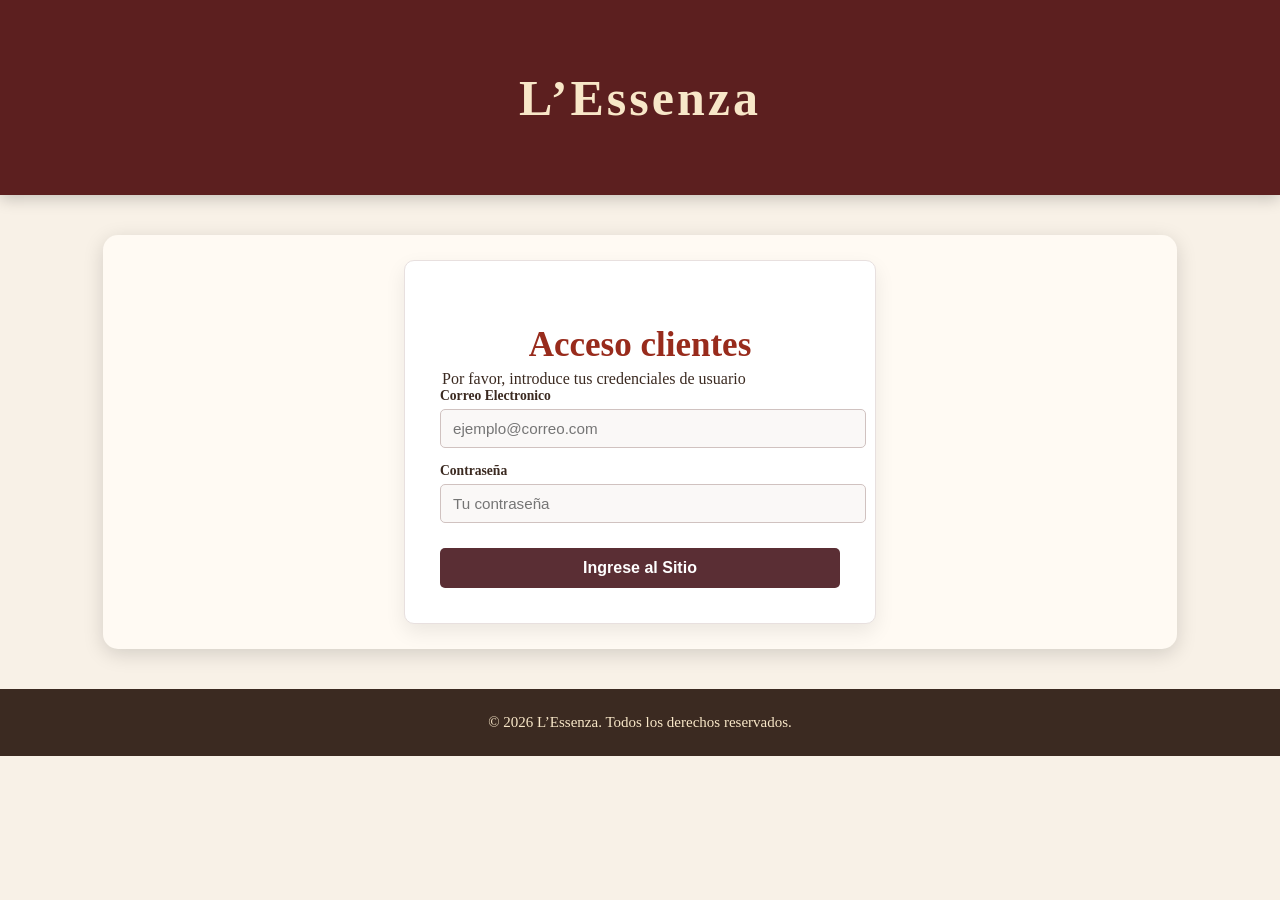
<file: index.html>
<!DOCTYPE html>
<html>
    <head>
        <meta charset="UTF-8">
        <link rel="stylesheet" href="estilos.css">
        <title>L’Essenza</title>
    </head>
      <body>
        <header>
           <H1>L’Essenza</H1>
        </header>
        <main class=" hero-login">
            <section class="tarjeta-login animar-entrada"> <!--Bloque de login-->
                <h2 style="margin-bottom: 5px; text-align: center;">Acceso clientes</h2>
                <form action="inicio.html" method="get">
                    <fieldset>
                    <legend> Por favor, introduce tus credenciales de usuario</legend>
                   
                    <div class="campo">
                        <label for="correo">Correo Electronico</label>
                        <input type="email" id="correo" name="correo" required placeholder="ejemplo@correo.com">
                    </div>
                   
                     <div class="campo">
                        <label for="password">Contraseña</label>
                        <input type="password" id="password" name="password" required placeholder="Tu contraseña">
                    </div>
                       
                    <button type="submit" class="boton-enviar">Ingrese al Sitio</button>
                    </fieldset>
                </form>
            </section>
        </main>
        <footer>
            <p>&copy; 2026 L’Essenza. Todos los derechos reservados.</p>
        </footer>








    </body>
</html>
</file>
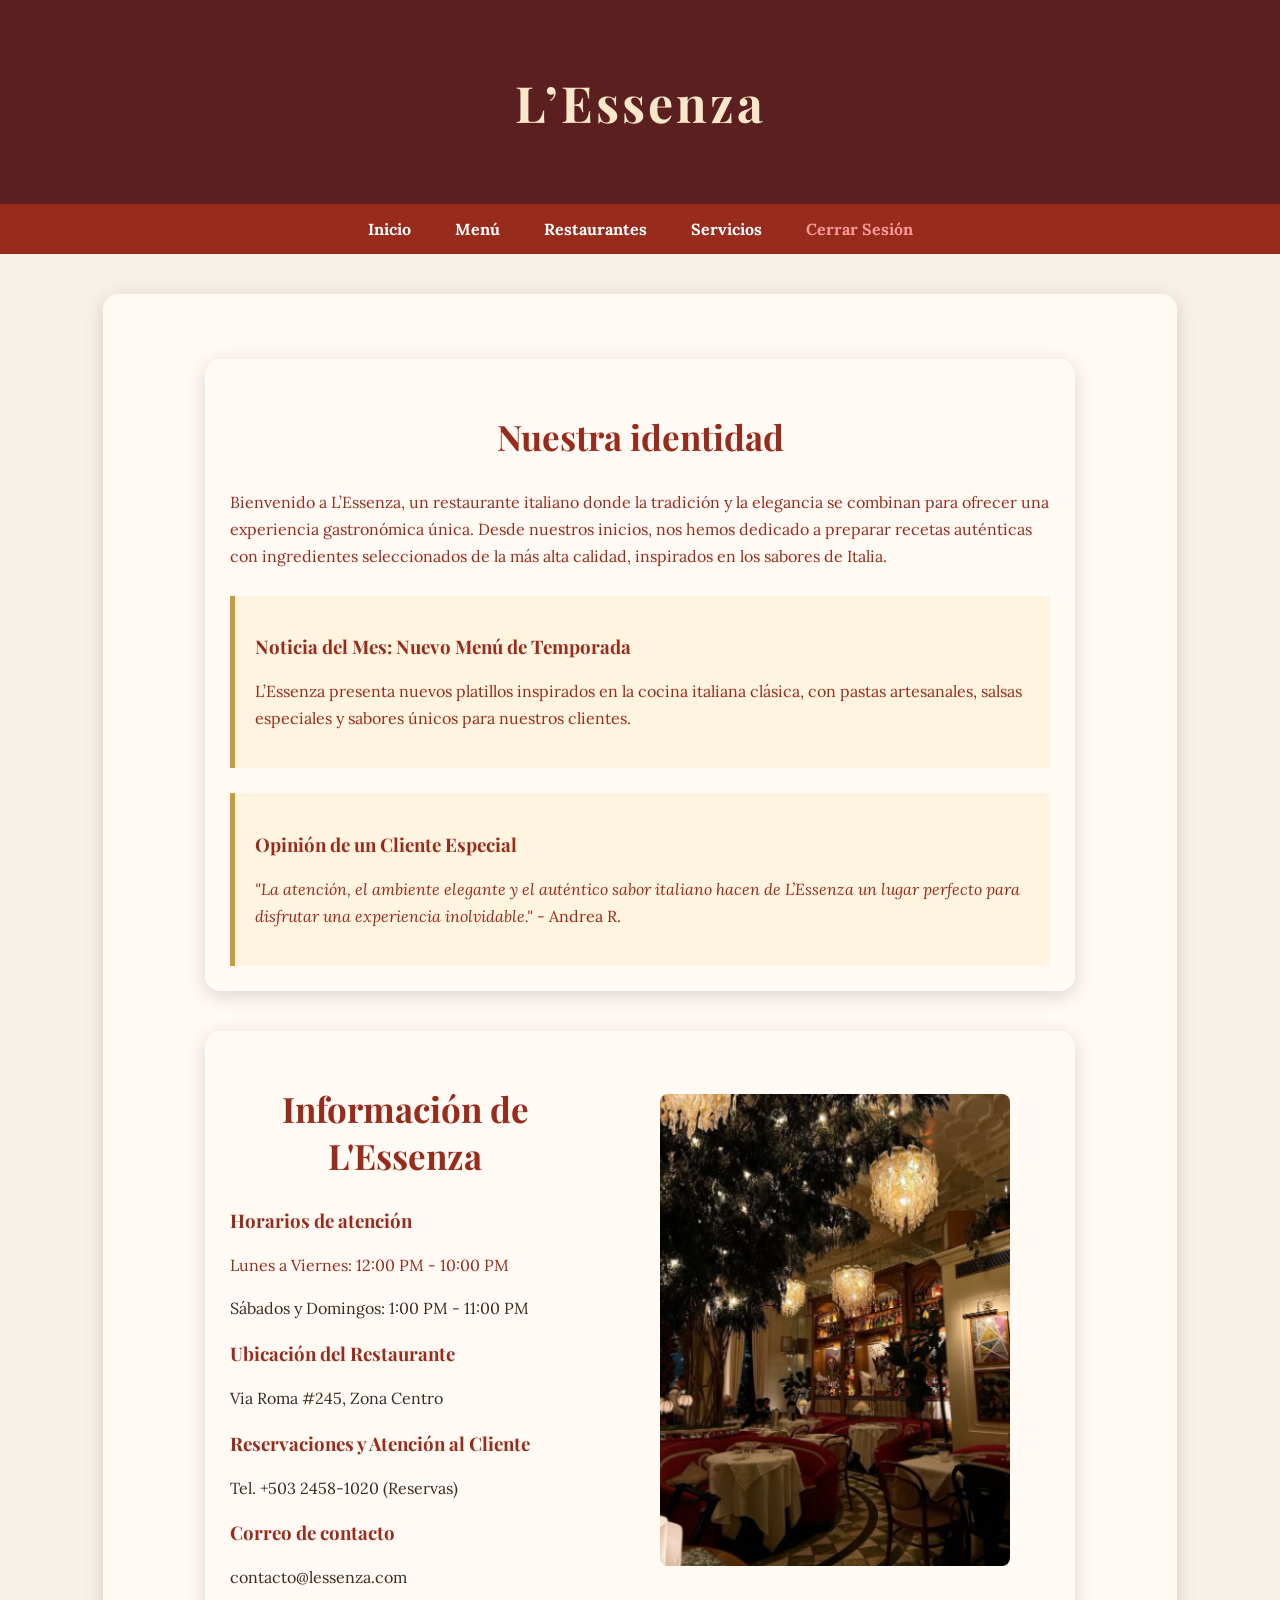
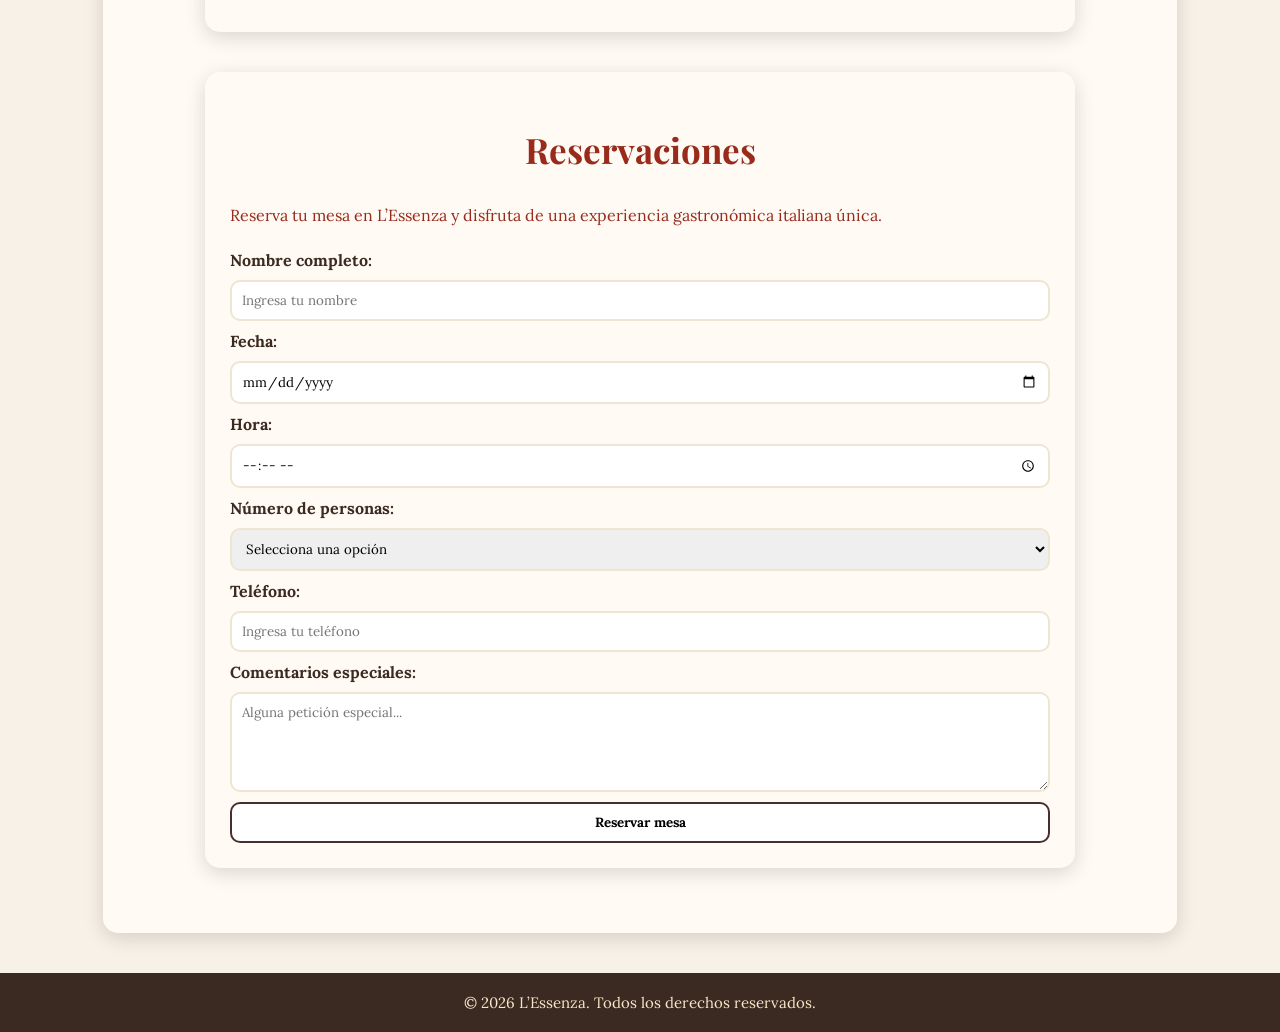
<file: inicio.html>
<!DOCTYPE html>
<html lang="es">
<head>
    <meta charset="UTF-8">
    <title>L’Essenza</title>
    <link rel="stylesheet" href="estilos.css">
    <link href="https://fonts.googleapis.com/css2?family=Lora:wght@400;700&family=Playfair+Display:wght@600;700&display=swap" rel="stylesheet">
</head>

<body>
    <header>
        <h1>L’Essenza</h1>
    </header>

    <nav>
        <a href="inicio.html">Inicio</a>
        <a href="menu.html">Menú</a>
        <a href="restaurantes.html">Restaurantes</a>
        <a href="servicios.html">Servicios</a>
        <a href="index.html" style="color: #ff9999;">Cerrar Sesión</a>
    </nav>

    <main>
        <section>
            <h2>Nuestra identidad</h2>
            <p>
                Bienvenido a L’Essenza, un restaurante italiano donde la tradición y la elegancia
                se combinan para ofrecer una experiencia gastronómica única. Desde nuestros inicios,
                nos hemos dedicado a preparar recetas auténticas con ingredientes seleccionados de
                la más alta calidad, inspirados en los sabores de Italia.
            </p>

            <article>
                <h3>Noticia del Mes: Nuevo Menú de Temporada</h3>
                <p>
                    L’Essenza presenta nuevos platillos inspirados en la cocina italiana clásica,
                    con pastas artesanales, salsas especiales y sabores únicos para nuestros clientes.
                </p>
            </article>

            <article>
                <h3>Opinión de un Cliente Especial</h3>
                <p>
                    <em>
                        "La atención, el ambiente elegante y el auténtico sabor italiano hacen de
                        L’Essenza un lugar perfecto para disfrutar una experiencia inolvidable."
                    </em>
                    - Andrea R.
                </p>
            </article>
        </section>

        <section class="contenedor-flex">
            <div class="texto-informacion">
                <h2>Información de L'Essenza</h2>
                <h3>Horarios de atención</h3>
                <p>Lunes a Viernes: 12:00 PM - 10:00 PM</p>
                <p>Sábados y Domingos: 1:00 PM - 11:00 PM</p>

                <h3>Ubicación del Restaurante</h3>
                <p>Via Roma #245, Zona Centro</p>

                <h3>Reservaciones y Atención al Cliente</h3>
                <p>Tel. +503 2458-1020 (Reservas)</p>

                <h3>Correo de contacto</h3>
                <p>contacto@lessenza.com</p>
            </div>

            <figure class="imagen-informacion">
                <img src="inicioimg.png" alt="Restaurante L'Essenza">
            </figure>
        </section>

        <section class="contenedor-flex">
            <div class="texto-informacion">
                <h2>Reservaciones</h2>
                <p>
                    Reserva tu mesa en L’Essenza y disfruta de una experiencia
                    gastronómica italiana única.
                </p>

                <form class="formulario-reserva" action="reservación.html">
                    <label for="nombre">Nombre completo:</label>
                    <input type="text" id="nombre" name="nombre" placeholder="Ingresa tu nombre" required>

                    <label for="fecha">Fecha:</label>
                    <input type="date" id="fecha" name="fecha" required>

                    <label for="hora">Hora:</label>
                    <input type="time" id="hora" name="hora" required>

                    <label for="personas">Número de personas:</label>
                    <select id="personas" name="personas" required>
                        <option value="">Selecciona una opción</option>
                        <option value="1">1 persona</option>
                        <option value="2">2 personas</option>
                        <option value="3">3 personas</option>
                        <option value="4">4 personas</option>
                        <option value="5">5 personas</option>
                        <option value="6">6 personas</option>
                        <option value="7">7 personas</option>
                        <option value="8">8 personas</option>
                    </select>

                    <label for="telefono">Teléfono:</label>
                    <input type="tel" id="telefono" name="telefono" placeholder="Ingresa tu teléfono" required>

                    <label for="comentarios">Comentarios especiales:</label>
                    <textarea id="comentarios" name="comentarios" placeholder="Alguna petición especial..."></textarea>

                    <button type="submit">Reservar mesa</button>
                </form>
            </div>
        </section>
    </main>

    <footer style="font-family: 'Lora', serif; text-align: center; padding: 20px;">
        <p>&copy; 2026 L’Essenza. Todos los derechos reservados.</p>
    </footer>
</body>
</html>
</file>
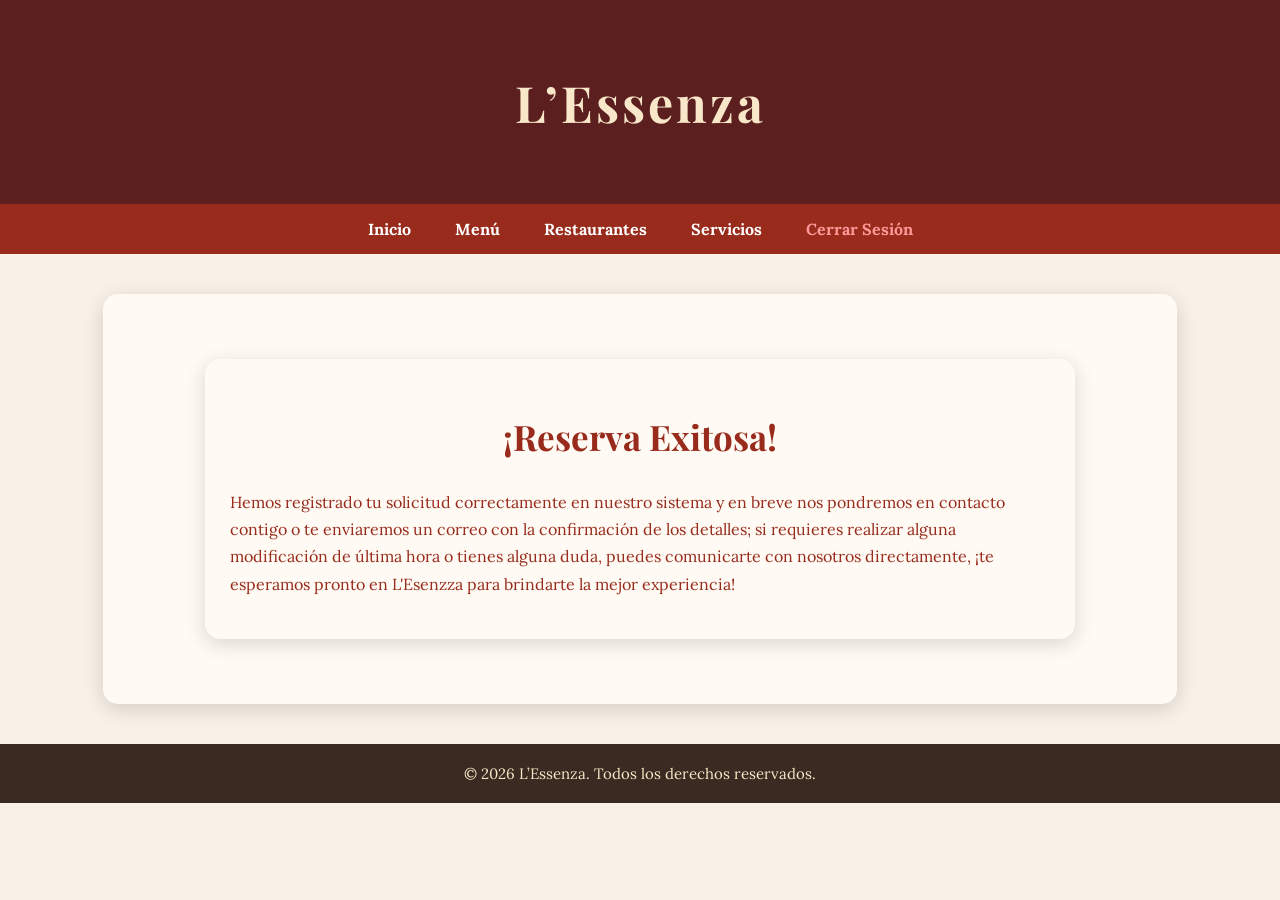
<file: reservación.html>
<!DOCTYPE html>
<html lang="es">
<head>
    <meta charset="UTF-8">
    <title>L’Essenza</title>
    <link rel="stylesheet" href="estilos.css">
    <link href="https://fonts.googleapis.com/css2?family=Lora:wght@400;700&family=Playfair+Display:wght@600;700&display=swap" rel="stylesheet">
</head>

<body>
    <header>
        <h1>L’Essenza</h1>
    </header>

    <nav>
        <a href="inicio.html">Inicio</a>
        <a href="menu.html">Menú</a>
        <a href="restaurantes.html">Restaurantes</a>
        <a href="servicios.html">Servicios</a>
        <a href="index.html" style="color: #ff9999;">Cerrar Sesión</a>
    </nav>

    <main>
        <section>
            <h2>​¡Reserva Exitosa!
</h2>
            <p>
               ​Hemos registrado tu solicitud correctamente en nuestro sistema y en breve nos pondremos en contacto contigo o te enviaremos un correo con la confirmación de los detalles; si requieres realizar alguna modificación de última hora o tienes alguna duda, puedes comunicarte con nosotros directamente, ¡te esperamos pronto en L'Esenzza para brindarte la mejor experiencia!
            </p></section>
        </main>
       
          

    <footer style="font-family: 'Lora', serif; text-align: center; padding: 20px;">
        <p>&copy; 2026 L’Essenza. Todos los derechos reservados.</p>
    </footer>
</body>
</html>
</file>
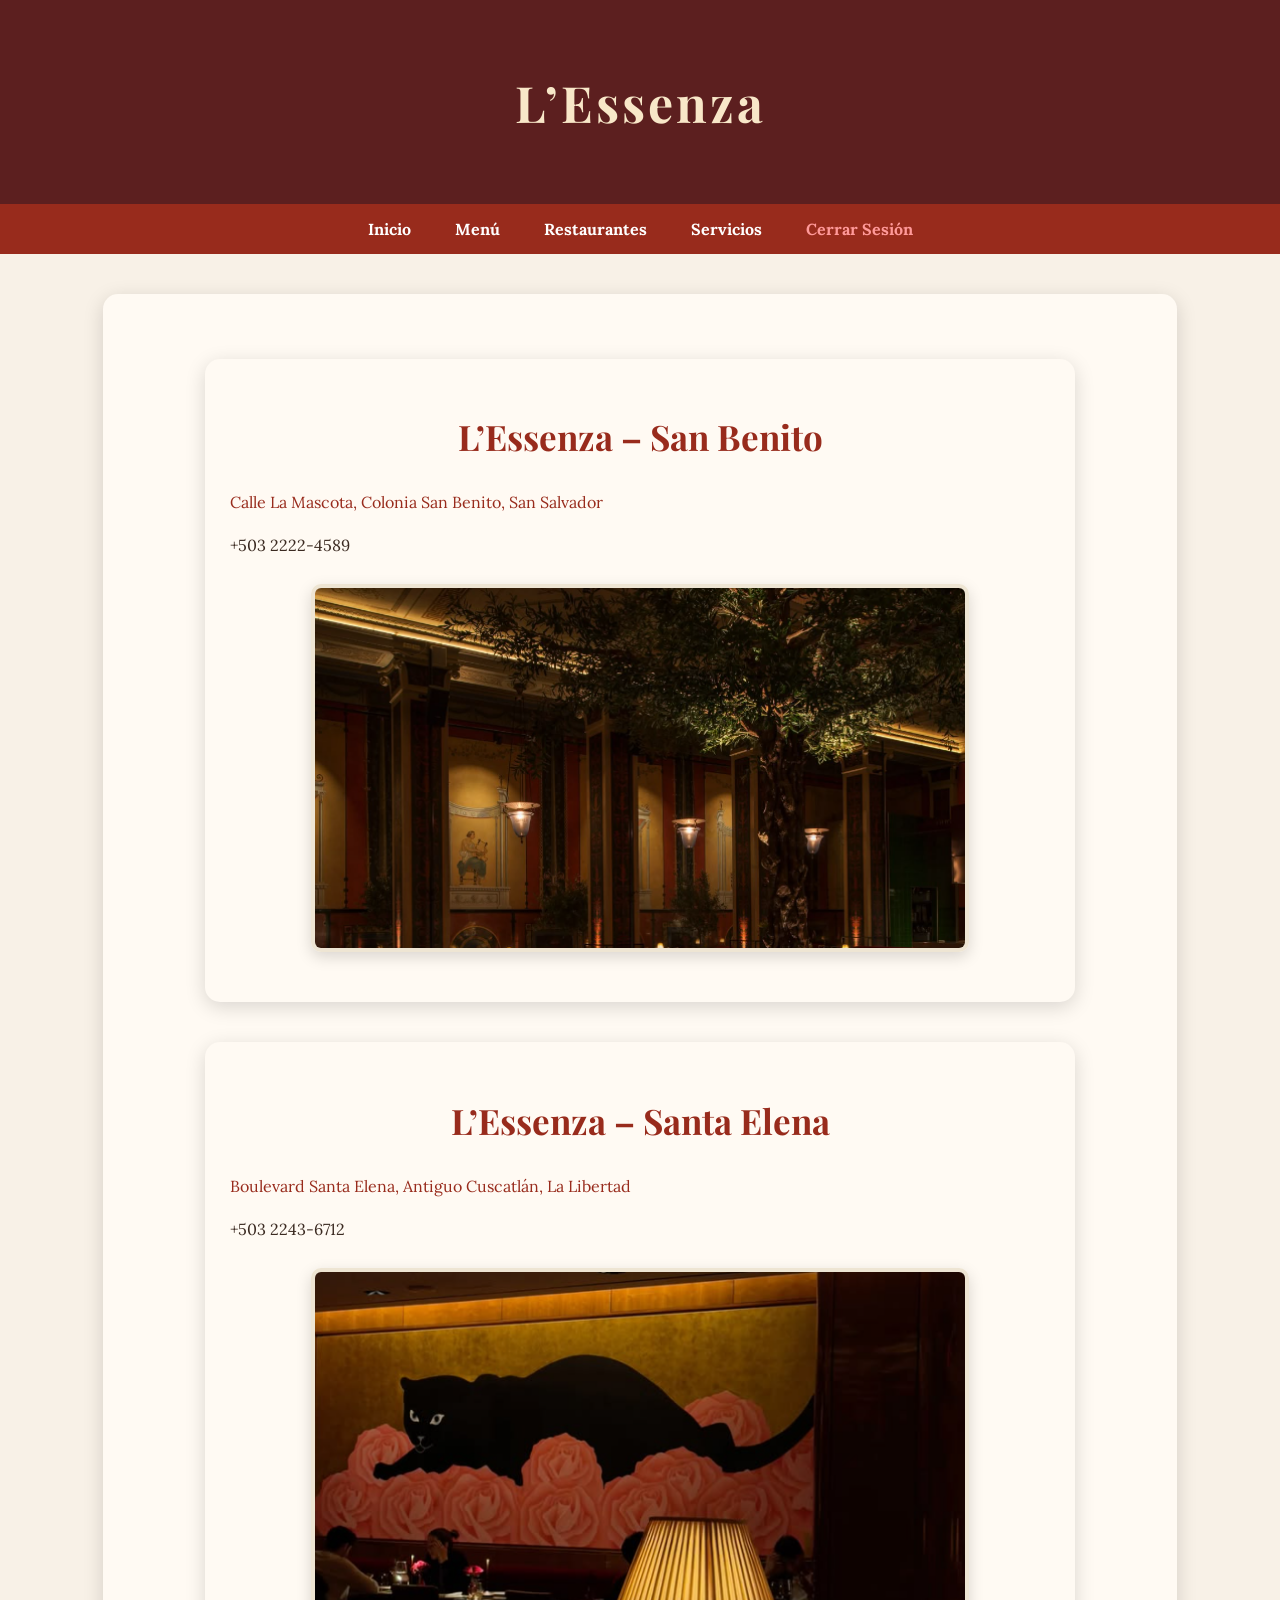
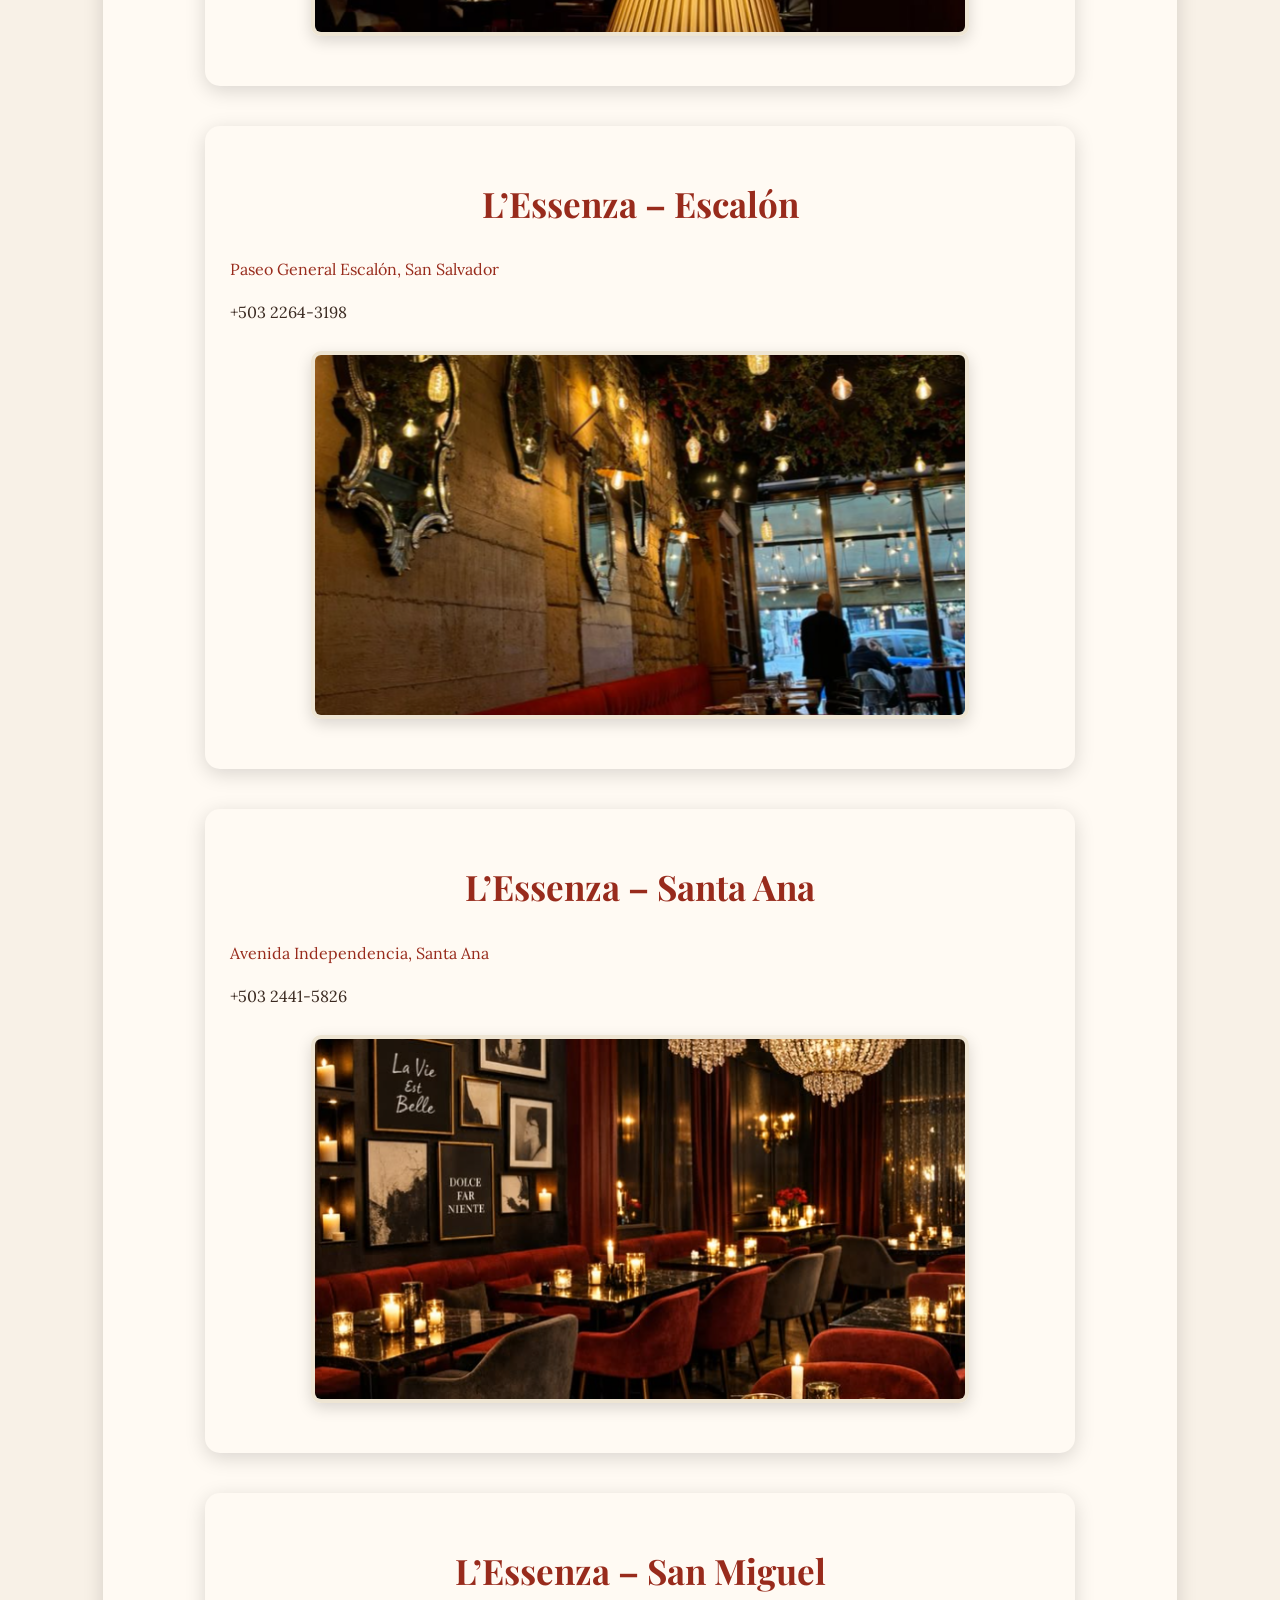
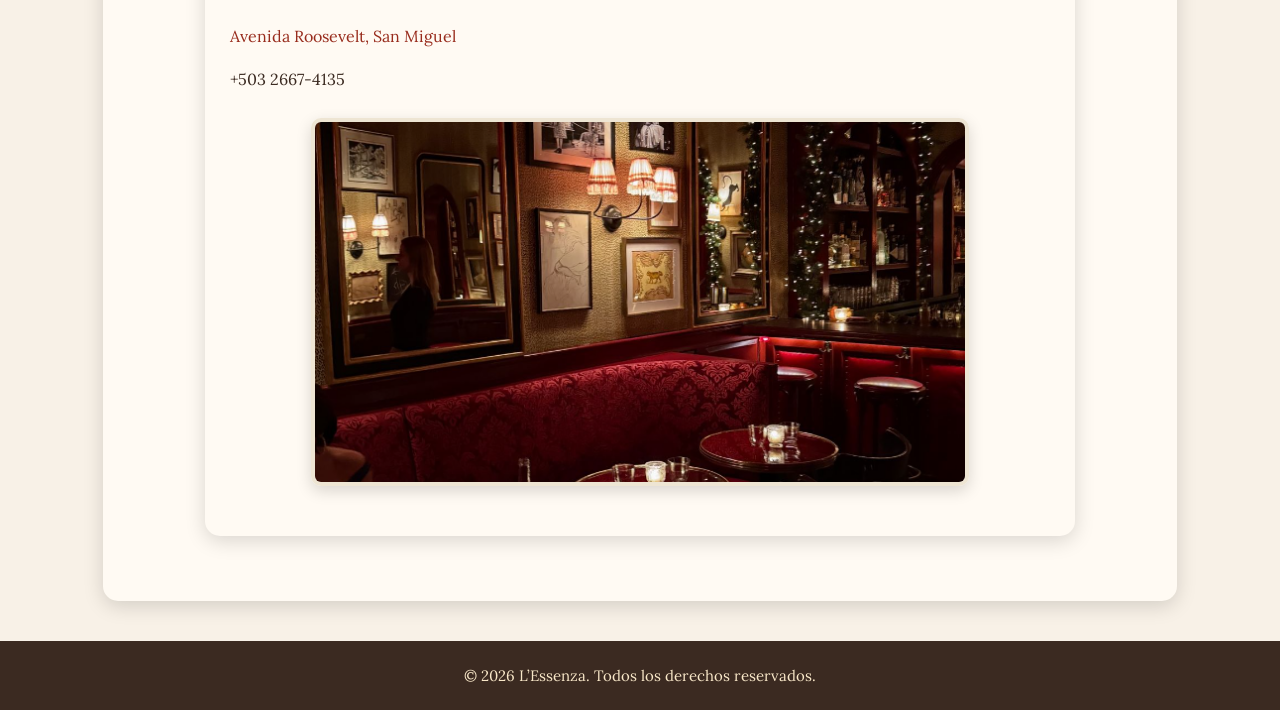
<file: restaurantes.html>
<!DOCTYPE html>
<html lang="es">
<head>
    <meta charset="UTF-8">
    <meta name="viewport" content="width=device-width, initial-scale=1.0">
    <title>L’Essenza - Localidades</title>
    <link rel="stylesheet" href="estilos.css">
    <link href="https://fonts.googleapis.com/css2?family=Lora:wght@400;700&family=Playfair+Display:wght@600;700&display=swap" rel="stylesheet">
</head>
<body>
    <header>
        <h1>L’Essenza</h1>
    </header>

    <nav>
        <a href="inicio.html">Inicio</a>
        <a href="menu.html">Menú</a>
        <a href="restaurantes.html">Restaurantes</a>
        <a href="servicios.html">Servicios</a>
        <a href="index.html" style="color: #ff9999;">Cerrar Sesión</a>
    </nav>

    <main class="localidades">
       

        <!-- SAN BENITO -->




        <section class="localidad">




            <div class="texto-informacion">




                <h2>L’Essenza – San Benito</h2>




                <p>
                    Calle La Mascota, Colonia San Benito, San Salvador
                </p>




                <p>
                    +503 2222-4589
                </p>




                <img
                    src="sanbenito.png"
                    alt="Restaurante San Benito L'Essenza"
                    class="imagen-localidad"
                >




            </div>




        </section>












        <!-- SANTA ELENA -->




        <section class="localidad">




            <div class="texto-informacion">




                <h2>L’Essenza – Santa Elena</h2>




                <p>
                    Boulevard Santa Elena, Antiguo Cuscatlán, La Libertad
                </p>




                <p>
                    +503 2243-6712
                </p>




                <img
                    src="santaelena.png"
                    alt="Restaurante Santa Elena L'Essenza"
                    class="imagen-localidad"
                >




            </div>




        </section>












        <!-- ESCALÓN -->




        <section class="localidad">




            <div class="texto-informacion">




                <h2>L’Essenza – Escalón</h2>




                <p>
                    Paseo General Escalón, San Salvador
                </p>




                <p>
                    +503 2264-3198
                </p>




                <img
                    src="escalon.png"
                    alt="Restaurante Escalón L'Essenza"
                    class="imagen-localidad"
                >




            </div>




        </section>












        <!-- SANTA ANA -->




        <section class="localidad">




            <div class="texto-informacion">




                <h2>L’Essenza – Santa Ana</h2>




                <p>
                    Avenida Independencia, Santa Ana
                </p>




                <p>
                    +503 2441-5826
                </p>




                <img
                    src="ana.png"
                    alt="Restaurante Santa Ana L'Essenza"
                    class="imagen-localidad"
                >




            </div>




        </section>












        <!-- SAN MIGUEL -->




        <section class="localidad">




            <div class="texto-informacion">




                <h2>L’Essenza – San Miguel</h2>




                <p>
                    Avenida Roosevelt, San Miguel
                </p>




                <p>
                    +503 2667-4135
                </p>




                <img
                    src="miguel.png"
                    alt="Restaurante San Miguel L'Essenza"
                    class="imagen-localidad"
                >




            </div>




        </section>

    </main>

    <footer>
        <p>&copy; 2026 L’Essenza. Todos los derechos reservados.</p>
    </footer>
</body>
</html>
</file>
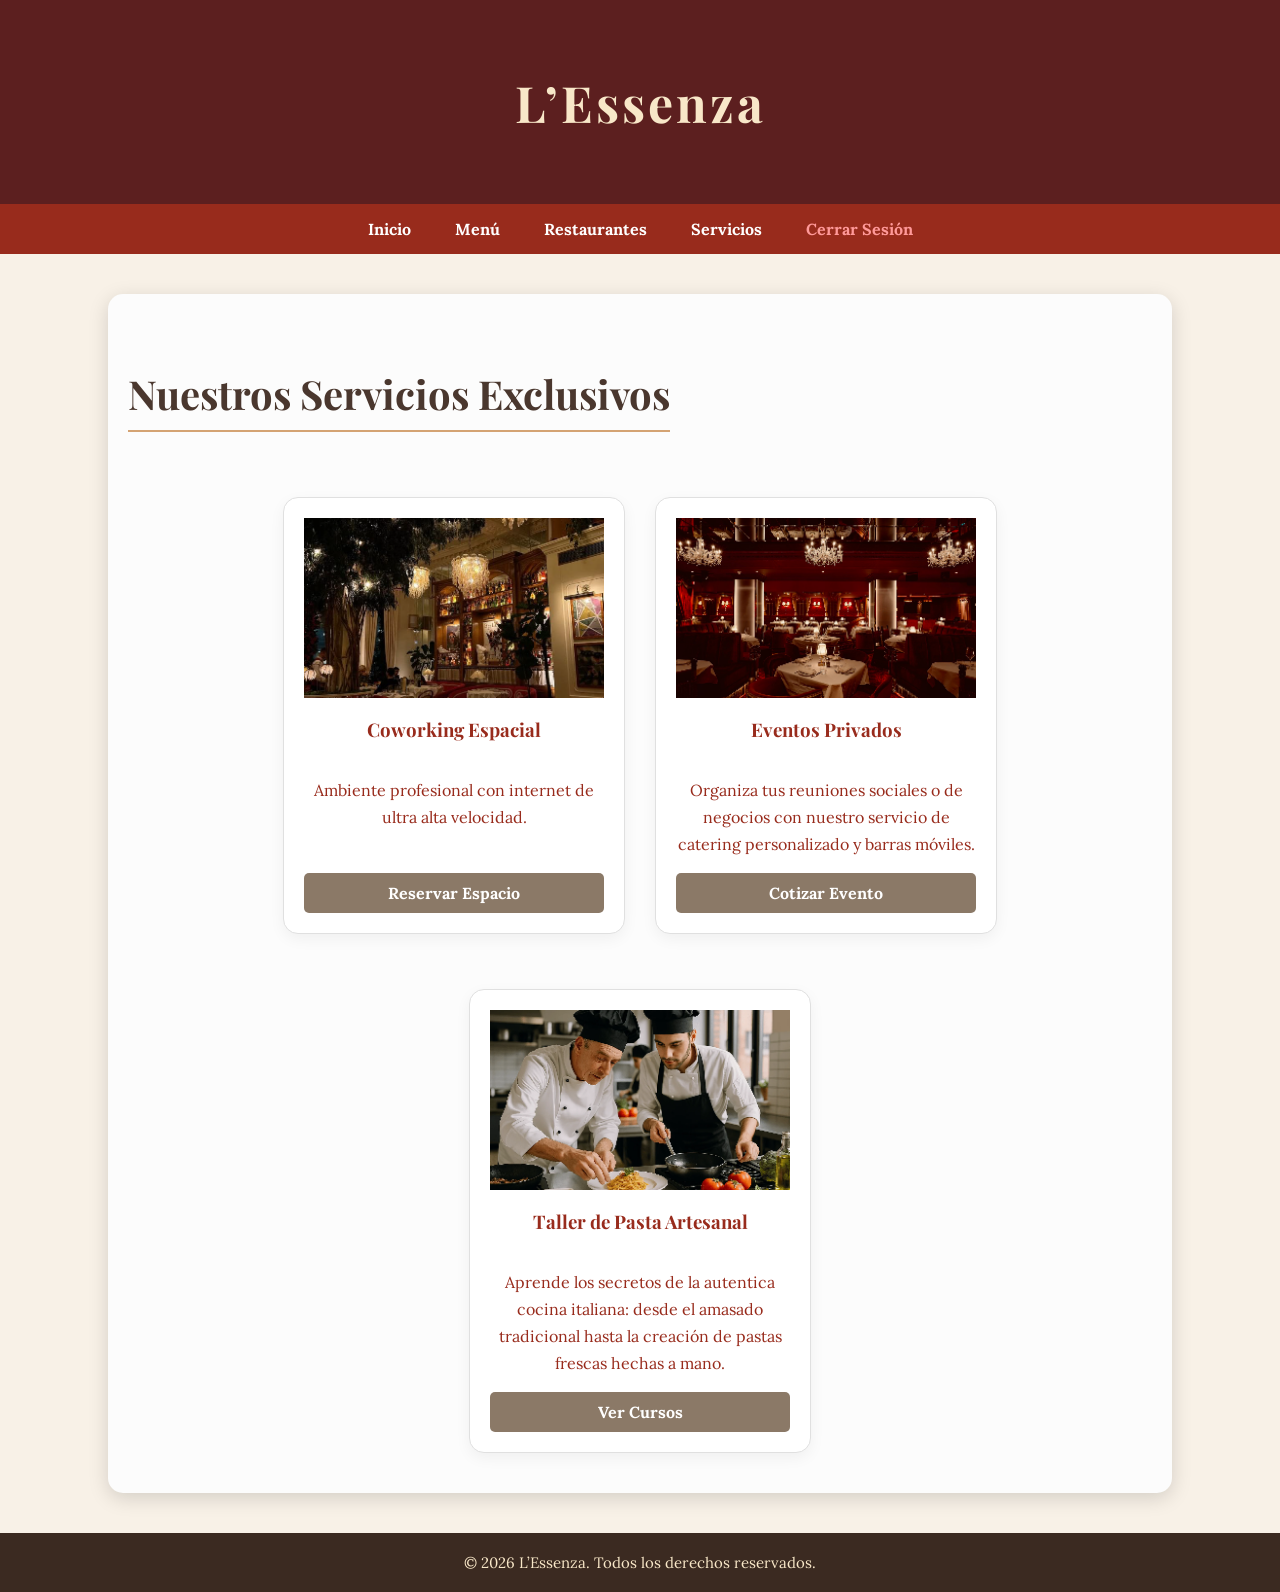
<file: servicios.html>
<!DOCTYPE html>
<html lang="es">
<head>
    <meta charset="UTF-8">
    <title>L’Essenza - Servicios</title>
    <link rel="stylesheet" href="estilos.css">
    <link href="https://fonts.googleapis.com/css2?family=Lora:wght@400;700&family=Playfair+Display:wght@600;700&display=swap" rel="stylesheet">
</head>
<body>
    <header>
        <h1>L’Essenza</h1>
    </header>

    <nav>
        <a href="inicio.html">Inicio</a>
        <a href="menu.html">Menú</a>
        <a href="restaurantes.html">Restaurantes</a>
        <a href="servicios.html">Servicios</a>
        <a href="index.html" style="color: #ff9999;">Cerrar Sesión</a>
    </nav>

    <main class="seccion-servicios">
        <h2 class="titulo-servicios">Nuestros Servicios Exclusivos</h2>
        <div class="contenedor-servicios-flex">
            <!-- Tarjetas de servicios -->
            <article class="tarjeta-servicio">
            <img src="cooworking.png" class="imagen-servicio" alt="Coworking Espacial">
                <h3>Coworking Espacial</h3>
                <p>Ambiente profesional con internet de ultra alta velocidad.</p>
                <a href="#" class="btn-reservar">Reservar Espacio</a>
            </article>


               <!-- Tarjeta 2 -->
        <article class="tarjeta-servicio">
            <img src="eventos.png" class="imagen-servicio" alt="Eventos Privados">
            <h3>Eventos Privados</h3>
            <p>Organiza tus reuniones sociales o de negocios con nuestro servicio de catering personalizado y barras móviles.</p>
            <a href="#" class="btn-reservar">Cotizar Evento</a>
        </article>


        <!-- Tarjeta 3 -->
        <article class="tarjeta-servicio">
             <img src="taller.png" class="imagen-servicio" alt="Taller de Pasta Artesanal">
            <h3>Taller de Pasta Artesanal</h3>
            <p>Aprende los secretos de la autentica cocina italiana: desde el amasado tradicional hasta la creación de pastas frescas hechas a mano.</p>
            <a href="#" class="btn-reservar">Ver Cursos</a>
        </article>

            
            
        </div>
    </main>

    <footer style="font-family: 'Lora', serif; text-align: center; padding: 20px;">
        <p>&copy; 2026 L’Essenza. Todos los derechos reservados.</p>
    </footer>
</body>
</html>
</file>
<file: estilos.css>
/* Estilo general de la página */
body {
    margin: 0;
    background-color: #f8f1e7;
    color: #3b2a21;
    font-family: 'Lora', serif;
    animation: aparecer 1.5s ease;
}

@keyframes hover{
    from {
        opacity: 0;
        transform: translateY(30px);
    }


    to {
        opacity: 1;
        transform: translateY(0);
    }
}

/* Encabezado */
header {
    background-color: #5c1f1f;
    color: #f8e7c8;
    text-align: center;
    padding: 35px;
    box-shadow: 0 4px 15px rgba(0,0,0,0.2);
}

header h1 {
    font-family: 'Playfair Display', serif;
    font-size: 50px;
    letter-spacing: 3px;
    animation: titulo 2s ease;
}

@keyframes titulo {
    from {
        opacity: 0;
        letter-spacing: 15px;
    }


    to {
        opacity: 1;
        letter-spacing: 3px;
    }
}

/* Barra de navegación */
nav {
    background-color: #982B1C;
    text-align: center;
    padding: 15px;
}

nav a {
    color: #fff;
    text-decoration: none;
    margin: 0 20px;
    font-weight: bold;
    transition: 0.3s;
}

nav a:hover {
    color: #f6d365;
    font-size: 18px;
}

/* Secciones */
section, main {
    width: 80%;
    margin: 40px auto;
    padding: 25px;
    background-color: #fffaf3;
    border-radius: 15px;
    box-shadow: 0 5px 20px rgba(0,0,0,0.15);
    animation: subir 1.2s ease;
}


@keyframes subir {
    from {
        opacity: 0;
        transform: translateY(50px);
    }


    to {
        opacity: 1;
        transform: translateY(0);
    }
}


/* Títulos */
h2, h3 {
    font-family: 'Playfair Display', serif;
    color: #982B1C;
}

h2 {
    text-align: center;
    font-size: 35px;
}

article {
    margin-top: 25px;
    padding: 20px;
    border-left: 5px solid #c89b3c;
    background-color: #fff4df;
    transition: 0.4s;
}

article:hover {
    transform: translateX(10px);
    box-shadow: 0 5px 15px rgba(0,0,0,0.15);
}

/* Información */
main p {
    line-height: 1.7;
}

main p:first-of-type {
    color: #982B1C;
}

footer {
    background-color: #3b2a21;
    color: #f8e7c8;
    text-align: center;
    padding: 25px;
    margin-top: 40px;
}




footer p {
    margin: 0;
    font-size: 15px;
}




/* Animación suave para todo */
a, article {
    transition: all 0.3s ease;
}

.contenedor-flex {
    display: flex;
    align-items: center; /* Alinea verticalmente al centro */
    justify-content: space-between; /* Distribuye el espacio */
    gap: 40px; /* Espacio de separación entre el texto y la imagen */
}

.texto-informacion {
    flex: 1; /* Hace que el texto ocupe el espacio disponible */
}

.imagen-informacion img {
    max-width: 100%;
    width: 350px; /* Puedes ajustar este valor según el tamaño que desees */
    height: auto;
    border-radius: 8px; /* Opcional: da un toque estético redondeado */
}

.tarjeta-login {
    background: #ffffff;
    padding: 35px;
    border-radius: 10px;
    box-shadow: 0 8px 20px rgba(0, 0, 0, 0.08);
    border: 1px solid #e8e0df;
    max-width: 400px;
    margin: 0 auto;
}

fieldset {
    display: flex;
    flex-direction: column;
    align-items: stretch;
    border: none;
    width: 100%;
    padding: 0;
    margin: 0;
}

.campo {
    display: flex;
    flex-direction: column;
    margin-bottom: 15px;
    width: 100%;
    text-align: left;
}

.campo label {
    font-size: 0.85rem;
    font-weight: 600;
    margin-bottom: 5px;
}

.campo input {
    padding: 10px 12px;
    border: 1px solid #d0c2c0;
    border-radius: 5px;
    font-size: 0.95rem;
    background-color: #faf8f7;
    width: 100%;
    outline: none;
    transition: border-color 0.2s;
}

.campo input:focus {
    border-color: #5a2e34;
    background-color: #ffffff;
}

.boton-enviar {
    width: 100%;
    padding: 11px;
    background-color: #5a2e34;
    color: #ffffff;
    border: none;
    border-radius: 5px;
    font-size: 1rem;
    cursor: pointer;
    font-weight: 600;
    margin-top: 10px;
    transition: background-color 0.2s;
}

.boton-enviar:hover {
    background-color: #432126;
}

/* Contenedor principal que envuelve las tarjetas */
.contenedor-servicios {
    display: flex;
    justify-content: space-between;
    gap: 20px;
    flex-wrap: wrap;
}

/* Estilo para cada tarjeta individual */
.tarjeta-visual {
    background-color: #ffffff;
    border-radius: 8px;
    overflow: hidden;
    width: 30%; /* Tres tarjetas por fila */
    min-width: 250px;
    box-shadow: 0 4px 6px rgba(0, 0, 0, 0.1);
    flex: 1;
}

/* Contenedor de la imagen dentro de la tarjeta */
.tarjeta-imagen img {
    width: 100%;
    height: 160px;
    object-fit: cover;
    display: block;
}

/* Espaciado para los textos dentro de la tarjeta */
.tarjeta-textos {
    padding: 15px;
}

.tarjeta-textos h3 {
    font-size: 18px;
    font-weight: bold;
    margin-bottom: 10px;
    color: #333333;
}

.tarjeta-textos p {
    font-size: 14px;
    color: #666666;
    line-height: 1.4;
}
/* Efecto de elevación y zoom al pasar el cursor */
.tarjeta-visual {
    background-color: #ffffff;
    border-radius: 8px;
    overflow: hidden;
    width: 30%;
    min-width: 250px;
    box-shadow: 0 4px 6px rgba(0, 0, 0, 0.1);
    flex: 1;
    transition: transform 0.3s ease, box-shadow 0.3s ease; /* Hace que el movimiento sea suave */
}

.tarjeta-visual:hover {
    transform: translateY(-8px) scale(1.02); /* Eleva la tarjeta y la agranda un poco */
    box-shadow: 0 12px 20px rgba(0, 0, 0, 0.2); /* Sombra más pronunciada para dar profundidad */
    z-index: 10; /* Asegura que la tarjeta activa se muestre por encima de las demás */
}

/* Clases específicas para el apartado de servicios */
.seccion-servicios {
    padding: 40px 20px;
    background-color: #fcfcfc;
}


.titulo-servicios {
    text-align: center;
    color: #4a372e;
    font-size: 2.5rem;
    margin-bottom: 40px;
    border-bottom: 2px solid #d4a373;
    display: inline-block;
    padding-bottom: 10px;
}


.contenedor-servicios-flex {
    display: flex;
    justify-content: center;
    gap: 30px;
    flex-wrap: wrap;
    align-items: stretch; /* Hace que todas las tarjetas tengan la misma altura */
}


.tarjeta-servicio {
    background: #ffffff;
    border: 1px solid #e0e0e0;
    border-radius: 15px;
    padding: 20px;
    width: 300px;
    text-align: center;
    transition: all 0.4s ease;
    box-shadow: 0 5px 15px rgba(0,0,0,0.05);
    
    /* Convertimos la tarjeta en columna para alinear los elementos internos */
    display: flex;
    flex-direction: column;
    justify-content: space-between; 
}


.tarjeta-servicio:hover {
    transform: scale(1.05);
    box-shadow: 0 10px 25px rgba(0,0,0,0.15);
    border-color: #888078;
}

.icono-servicio {
    font-size: 3rem;
    margin-bottom: 15px;
    display: block;
}

.tarjeta-servicio p {
    flex-grow: 1; /* Permite que el texto ocupe el espacio intermedio de forma uniforme */
    margin-bottom: 15px;
}

.btn-reservar {
    display: inline-block;
    padding: 10px 20px;
    background-color: #8b7967;
    color: #ffffff !important;
    text-decoration: none;
    border: none; /* Importante para que el elemento <button> no tenga borde nativo */
    border-radius: 5px;
    font-weight: bold;
    cursor: pointer; /* Cambia el cursor a manita al pasar por encima */
    transition: background-color 0.3s ease;
}



.btn-reservar:hover{
    background-color: #4a372e; /* Nuevo color de fondo al pasar el cursor */
    color: #ffffff !important;   /* Mantiene la letra exactamente con el mismo color */
}



.localidades .imagen-localidad {
    display: block;


    width: 650px;
    height: 360px;


    max-width: 100%;


    margin: 25px auto;


    object-fit: cover;
    object-position: center;


    border-radius: 10px;


    border: 4px solid #eee5d3;


    box-shadow: 0 5px 15px rgba(0, 0, 0, 0.15);


    transition: all 0.3s ease;
}


.localidades .imagen-localidad:hover {
    transform: scale(1.03);
}


@media (max-width: 700px) {


    .localidades .imagen-localidad {
        width: 100%;
        height: 260px;
        object-fit: cover;
        object-position: center;
    }


}

/* RESERVACIONES */

.reservaciones {
    max-width: 700px;
    margin: 25px auto;
    padding: 25px;
    border: 4px solid #eee5d3;
    border-radius: 10px;
    box-shadow: 0 5px 15px rgba(0, 0, 0, 0.15);
    transition: all 0.3s ease;
}

.reservaciones:hover {
    transform: scale(1.03);
}

.reservaciones h2 {
    margin-bottom: 15px;
}

.formulario-reserva {
    display: flex;
    flex-direction: column;
    gap: 10px;
    margin-top: 20px;
}

.formulario-reserva label {
    font-weight: bold;
}

.formulario-reserva input,
.formulario-reserva select,
.formulario-reserva textarea {
    padding: 10px;
    border: 2px solid #eee5d3;
    border-radius: 10px;
    font-family: inherit;
    box-sizing: border-box;
}

.formulario-reserva textarea {
    height: 100px;
    resize: vertical;
}

.formulario-reserva button {
    padding: 10px;
    background-color: rgb(255, 255, 255);
    color: rgb(0, 0, 0);
    border: 2px solid rgb(70, 47, 47);
    border-radius: 10px;
    cursor: pointer;
    font-family: inherit;
    font-weight: bold;
    transition: all 0.3s ease;
}



.formulario-reserva button:hover {
    transform: scale(1.03);
}

/* Contenedor o clase de la imagen para igualar el tamaño */
.tarjeta-servicio img, 
.tarjeta-imagen img {
    width: 100%;
    height: 180px; /* Puedes ajustar este valor si las quieres más altas o más bajas */
    object-fit: cover; /* Evita que la imagen se deforme y rellena el espacio de forma uniforme */
    display: block;
}
</file>
